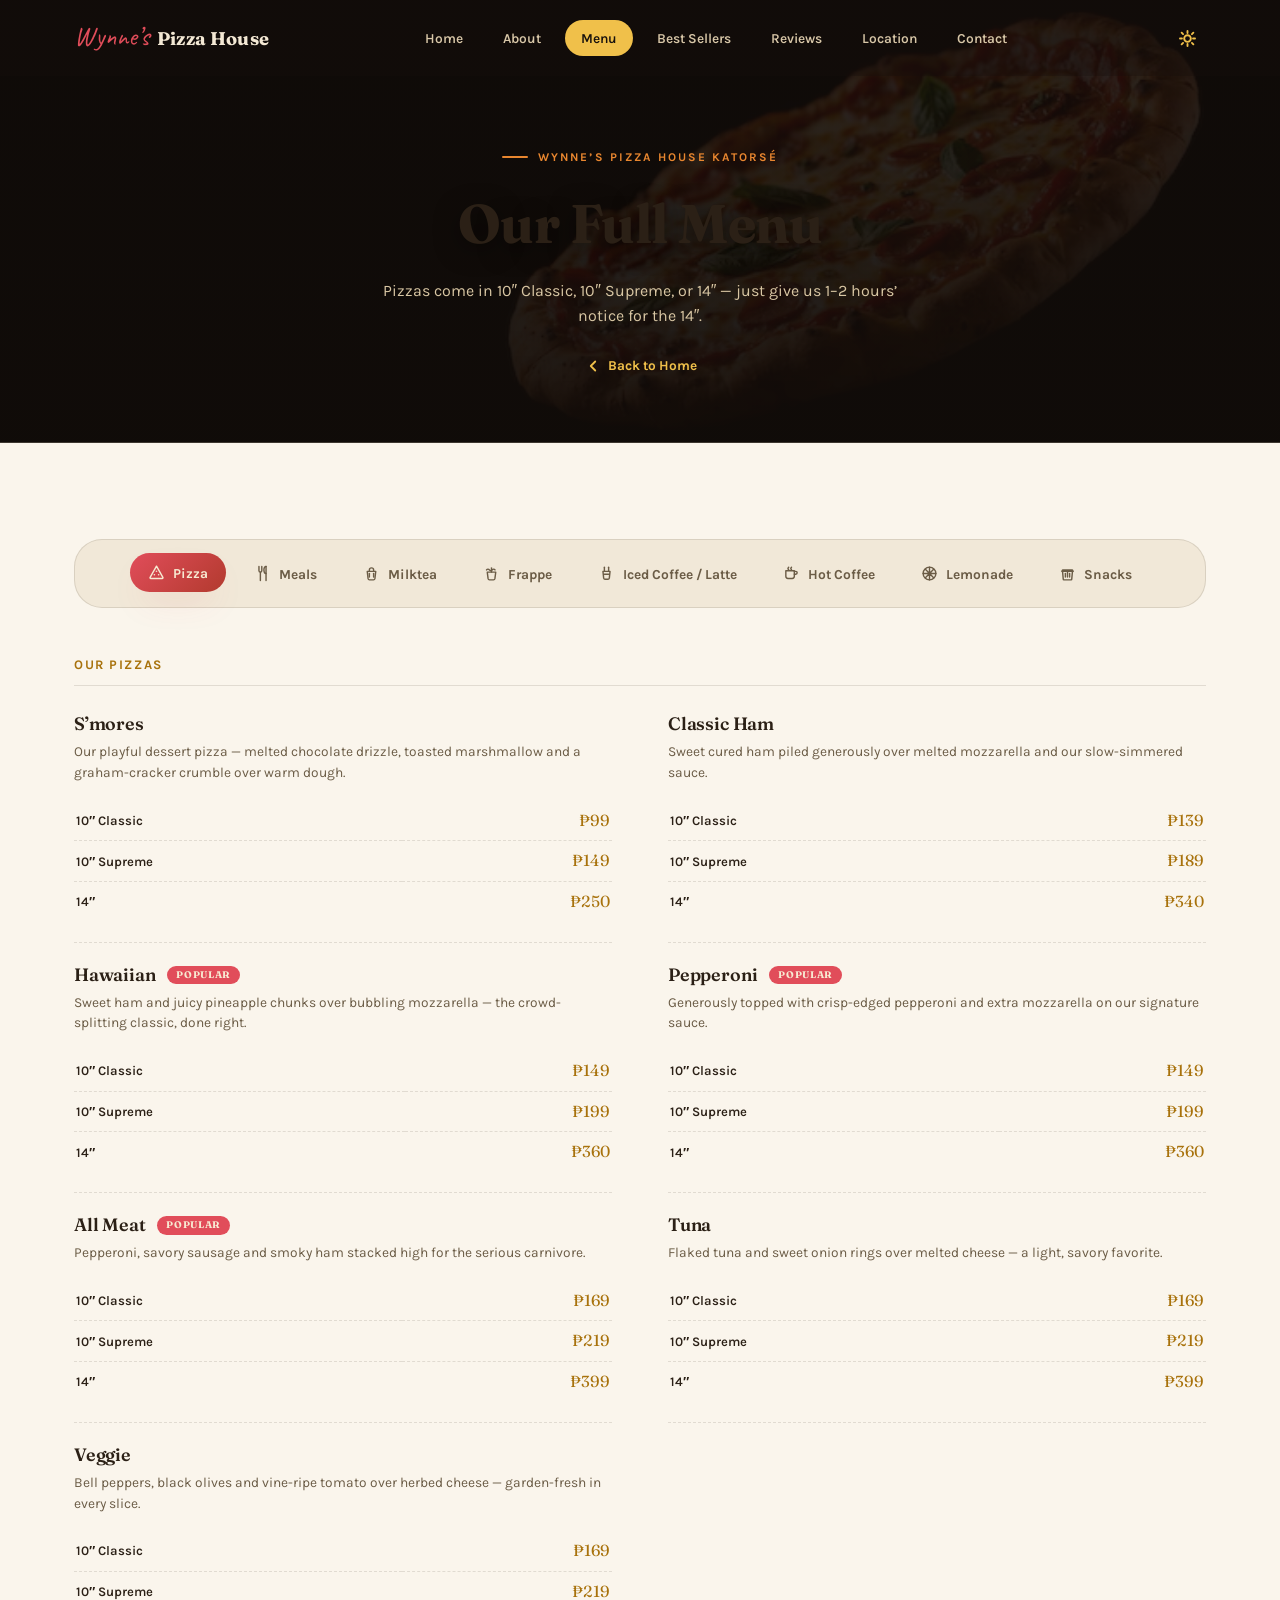
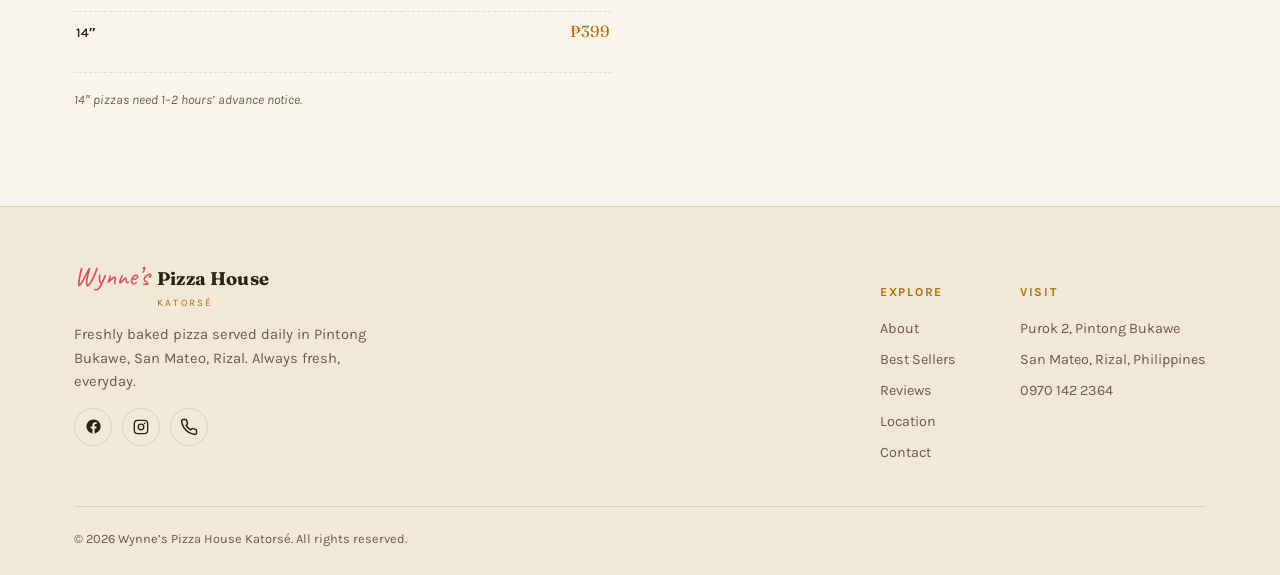
<file: Wynne/menu.html>
<!DOCTYPE html>
<html lang="en">
<head>
<meta charset="UTF-8"/>
<meta name="viewport" content="width=device-width, initial-scale=1.0"/>
<title>Our Menu &mdash; Wynne&rsquo;s Pizza House Kators&eacute;</title>
<meta name="description" content="Full menu for Wynne's Pizza House Kators\u00e9: pizzas, meals, milktea, frappe, coffee, lemonade and snacks."/>
<script>
(function(){
  try {
    var saved = localStorage.getItem('wynnes-theme');
    var theme = saved || (window.matchMedia('(prefers-color-scheme: light)').matches ? 'light' : 'dark');
    if (theme === 'light') document.documentElement.setAttribute('data-theme', 'light');
  } catch(e) {}
})();
</script>
<link rel="preconnect" href="https://fonts.googleapis.com">
<link rel="preconnect" href="https://fonts.gstatic.com" crossorigin>
<link href="https://fonts.googleapis.com/css2?family=Fraunces:opsz,wght@9..144,400;9..144,600;9..144,700;9..144,900&family=Karla:wght@400;500;600;700&family=Caveat:wght@500;700&display=swap" rel="stylesheet">
<link rel="stylesheet" href="wynnes-pizza-house.css">
</head>
<body>

<nav class="nav" id="siteNav">
  <div class="wrap">
    <a href="wynnes-pizza-house.html#home" class="brand">
      <span class="brand-script">Wynne&rsquo;s</span>
      <span class="brand-serif">Pizza House</span>
    </a>
    <ul class="nav-links" id="navLinks">
      <li><a href="wynnes-pizza-house.html#home" class="nav-link">Home</a></li>
      <li><a href="wynnes-pizza-house.html#about" class="nav-link">About</a></li>
      <li><a href="#top" class="nav-link active">Menu</a></li>
      <li><a href="wynnes-pizza-house.html#bestsellers" class="nav-link">Best Sellers</a></li>
      <li><a href="wynnes-pizza-house.html#reviews" class="nav-link">Reviews</a></li>
      <li><a href="wynnes-pizza-house.html#location" class="nav-link">Location</a></li>
      <li><a href="wynnes-pizza-house.html#contact" class="nav-link">Contact</a></li>
      
    </ul>
    <button class="theme-toggle-inline" id="themeToggleDesktop" aria-label="Toggle dark and light mode"><svg viewBox="0 0 24 24" fill="currentColor" stroke="none"><path d="M20.5 14.7A8.5 8.5 0 0 1 9.3 3.5a.6.6 0 0 0-.7-.85A10 10 0 1 0 21.35 15.4a.6.6 0 0 0-.85-.7z"/></svg></button>
  </div>
</nav>

<div class="mobile-menu-backdrop" id="mobileMenuBackdrop"></div>
<div class="mobile-menu-card" id="mobileMenuCard" role="menu">
  <a href="wynnes-pizza-house.html#home" class="mobile-menu-item">
        <span class="mobile-menu-item-icon"><svg viewBox="0 0 24 24" fill="none" stroke="currentColor" stroke-width="2" stroke-linecap="round" stroke-linejoin="round"><path d="M3 11.5 12 4l9 7.5"/><path d="M5.5 10v9a1 1 0 0 0 1 1h11a1 1 0 0 0 1-1v-9"/><path d="M10 20v-6h4v6"/></svg></span>
        <span>Home</span>
      </a>
      <a href="wynnes-pizza-house.html#about" class="mobile-menu-item">
        <span class="mobile-menu-item-icon"><svg viewBox="0 0 24 24" fill="none" stroke="currentColor" stroke-width="2" stroke-linecap="round" stroke-linejoin="round"><circle cx="12" cy="12" r="9"/><line x1="12" y1="11" x2="12" y2="16.5"/><circle cx="12" cy="7.6" r="0.9" fill="currentColor" stroke="none"/></svg></span>
        <span>About</span>
      </a>
      <a href="#top" class="mobile-menu-item active">
        <span class="mobile-menu-item-icon"><svg width="17" height="17" viewBox="0 0 24 24" fill="none" stroke="currentColor" stroke-width="2" stroke-linecap="round" stroke-linejoin="round"><path d="M12 3 21 19a1 1 0 0 1-.9 1.5H3.9A1 1 0 0 1 3 19z"/><circle cx="12" cy="10.2" r="1.15" fill="currentColor" stroke="none"/><circle cx="9" cy="15.2" r="1.15" fill="currentColor" stroke="none"/><circle cx="15" cy="15.2" r="1.15" fill="currentColor" stroke="none"/></svg></span>
        <span>Menu</span>
      </a>
      <a href="wynnes-pizza-house.html#bestsellers" class="mobile-menu-item">
        <span class="mobile-menu-item-icon"><svg viewBox="0 0 24 24" fill="none" stroke="currentColor" stroke-width="2" stroke-linecap="round" stroke-linejoin="round"><polygon points="12 2.5 15.1 8.9 22 9.9 17 14.7 18.2 21.6 12 18.3 5.8 21.6 7 14.7 2 9.9 8.9 8.9"/></svg></span>
        <span>Best Sellers</span>
      </a>
      <a href="wynnes-pizza-house.html#reviews" class="mobile-menu-item">
        <span class="mobile-menu-item-icon"><svg viewBox="0 0 24 24" fill="currentColor" stroke="none"><path d="M9.5 6.5C6.5 8 5 10.5 5 13.2c0 2.4 1.6 4 3.6 4a3 3 0 0 0 3-3c0-1.6-1.1-2.8-2.6-3-.1-1.4.9-3 2.5-3.8L9.5 6.5zm9 0C15.5 8 14 10.5 14 13.2c0 2.4 1.6 4 3.6 4a3 3 0 0 0 3-3c0-1.6-1.1-2.8-2.6-3-.1-1.4.9-3 2.5-3.8L18.5 6.5z"/></svg></span>
        <span>Reviews</span>
      </a>
      <a href="wynnes-pizza-house.html#location" class="mobile-menu-item">
        <span class="mobile-menu-item-icon"><svg width="18" height="18" viewBox="0 0 24 24" fill="none" stroke="currentColor" stroke-width="2" stroke-linecap="round" stroke-linejoin="round"><path d="M21 10c0 7-9 13-9 13s-9-6-9-13a9 9 0 0 1 18 0z"/><circle cx="12" cy="10" r="3"/></svg></span>
        <span>Location</span>
      </a>
      <a href="wynnes-pizza-house.html#contact" class="mobile-menu-item">
        <span class="mobile-menu-item-icon"><svg width="18" height="18" viewBox="0 0 24 24" fill="none" stroke="currentColor" stroke-width="2" stroke-linecap="round" stroke-linejoin="round"><path d="M22 16.92v3a2 2 0 0 1-2.18 2 19.79 19.79 0 0 1-8.63-3.07 19.5 19.5 0 0 1-6-6 19.79 19.79 0 0 1-3.07-8.67A2 2 0 0 1 4.11 2h3a2 2 0 0 1 2 1.72c.127.96.361 1.903.7 2.81a2 2 0 0 1-.45 2.11L8.09 9.91a16 16 0 0 0 6 6l1.27-1.27a2 2 0 0 1 2.11-.45c.907.339 1.85.573 2.81.7A2 2 0 0 1 22 16.92z"/></svg></span>
        <span>Contact</span>
      </a>
      
  <div class="mobile-menu-divider"></div>
  <button class="mobile-menu-item mobile-menu-theme" id="themeToggleMobile" role="menuitem">
    <span class="mobile-menu-item-icon" id="themeToggleMobileIcon"><svg viewBox="0 0 24 24" fill="currentColor" stroke="none"><path d="M20.5 14.7A8.5 8.5 0 0 1 9.3 3.5a.6.6 0 0 0-.7-.85A10 10 0 1 0 21.35 15.4a.6.6 0 0 0-.85-.7z"/></svg></span>
    <span id="themeToggleMobileLabel">Dark Mode</span>
  </button>
</div>
<button class="nav-toggle-fab" id="navToggle" aria-label="Toggle menu" aria-expanded="false">
  <span class="nav-toggle-icon">
    <span></span><span></span><span></span>
  </span>
</button>


<!-- ============ MENU BANNER ============ -->
<header class="menu-banner" id="top">
  <div class="wrap">
    <span class="eyebrow">Wynne&rsquo;s Pizza House Kators&eacute;</span>
    <h1>Our Full Menu</h1>
    <p>Pizzas come in 10&Prime; Classic, 10&Prime; Supreme, or 14&Prime; &mdash; just give us 1&ndash;2 hours&rsquo; notice for the 14&Prime;.</p>
    <a href="wynnes-pizza-house.html" class="back-link"><svg width="18" height="18" viewBox="0 0 24 24" fill="none" stroke="currentColor" stroke-width="2.4" stroke-linecap="round" stroke-linejoin="round"><polyline points="15 18 9 12 15 6"/></svg> Back to Home</a>
  </div>
</header>

<!-- ============ MENU ============ -->
<section class="menu-section" id="menu">
  <div class="wrap">
    <div class="menu-tabs" role="tablist"><button class="tab-btn active" data-tab="pizza" role="tab" aria-selected="true"><svg width="17" height="17" viewBox="0 0 24 24" fill="none" stroke="currentColor" stroke-width="2" stroke-linecap="round" stroke-linejoin="round"><path d="M12 3 21 19a1 1 0 0 1-.9 1.5H3.9A1 1 0 0 1 3 19z"/><circle cx="12" cy="10.2" r="1.15" fill="currentColor" stroke="none"/><circle cx="9" cy="15.2" r="1.15" fill="currentColor" stroke="none"/><circle cx="15" cy="15.2" r="1.15" fill="currentColor" stroke="none"/></svg><span>Pizza</span></button><button class="tab-btn" data-tab="meals" role="tab" aria-selected="false"><svg width="17" height="17" viewBox="0 0 24 24" fill="none" stroke="currentColor" stroke-width="2" stroke-linecap="round" stroke-linejoin="round"><path d="M7 2v6a2 2 0 0 0 2 2 2 2 0 0 0 2-2V2"/><path d="M9 10v12"/><path d="M17 2c-1.7 0-3 2-3 5s1.3 5 3 5"/><path d="M17 2v20"/></svg><span>Meals</span></button><button class="tab-btn" data-tab="milktea" role="tab" aria-selected="false"><svg width="17" height="17" viewBox="0 0 24 24" fill="none" stroke="currentColor" stroke-width="2" stroke-linecap="round" stroke-linejoin="round"><path d="M6 9h12l-1.2 10.3a2 2 0 0 1-2 1.7H9.2a2 2 0 0 1-2-1.7L6 9z"/><path d="M9 9V7a3 3 0 0 1 6 0v2"/><line x1="9" y1="12" x2="9" y2="17"/><line x1="15" y1="12" x2="15" y2="17"/></svg><span>Milktea</span></button><button class="tab-btn" data-tab="frappe" role="tab" aria-selected="false"><svg width="17" height="17" viewBox="0 0 24 24" fill="none" stroke="currentColor" stroke-width="2" stroke-linecap="round" stroke-linejoin="round"><path d="M6 10h12l-1.2 9.3a2 2 0 0 1-2 1.7H9.2a2 2 0 0 1-2-1.7L6 10z"/><path d="M5 7c1-1.5 3-1.5 4 0s3 1.5 4 0 3-1.5 4 0"/><line x1="12" y1="4" x2="12" y2="10"/></svg><span>Frappe</span></button><button class="tab-btn" data-tab="iced" role="tab" aria-selected="false"><svg width="17" height="17" viewBox="0 0 24 24" fill="none" stroke="currentColor" stroke-width="2" stroke-linecap="round" stroke-linejoin="round"><path d="M7 9h10l-1 9.5a2 2 0 0 1-2 1.5h-4a2 2 0 0 1-2-1.5L7 9z"/><line x1="9" y1="9" x2="9" y2="3"/><line x1="15" y1="9" x2="15" y2="3"/><line x1="9" y1="13" x2="15" y2="13"/></svg><span>Iced Coffee / Latte</span></button><button class="tab-btn" data-tab="hotcoffee" role="tab" aria-selected="false"><svg width="17" height="17" viewBox="0 0 24 24" fill="none" stroke="currentColor" stroke-width="2" stroke-linecap="round" stroke-linejoin="round"><path d="M4 8h12v8a3 3 0 0 1-3 3H7a3 3 0 0 1-3-3V8z"/><path d="M16 9h2a2 2 0 0 1 0 4h-2"/><path d="M8 3c0 1-1 1-1 2s1 1 1 2"/><path d="M12 3c0 1-1 1-1 2s1 1 1 2"/></svg><span>Hot Coffee</span></button><button class="tab-btn" data-tab="lemonade" role="tab" aria-selected="false"><svg width="17" height="17" viewBox="0 0 24 24" fill="none" stroke="currentColor" stroke-width="2" stroke-linecap="round" stroke-linejoin="round"><circle cx="12" cy="12" r="9"/><path d="M12 3v18M3 12h18M6.5 6.5l11 11M17.5 6.5l-11 11"/></svg><span>Lemonade</span></button><button class="tab-btn" data-tab="snacks" role="tab" aria-selected="false"><svg width="17" height="17" viewBox="0 0 24 24" fill="none" stroke="currentColor" stroke-width="2" stroke-linecap="round" stroke-linejoin="round"><path d="M5 9l1 11a1 1 0 0 0 1 1h10a1 1 0 0 0 1-1l1-11"/><path d="M4 9h16l-1-2H5z"/><line x1="9" y1="12" x2="9" y2="17"/><line x1="12" y1="10" x2="12" y2="17"/><line x1="15" y1="12" x2="15" y2="17"/></svg><span>Snacks</span></button></div>
    
    <div class="tab-panel active" id="panel-pizza">
      <div class="menu-subgroup">
        <h4 class="subgroup-title">Our Pizzas</h4>
        <div class="elegant-list">
          <div class="elegant-item">
            <div class="elegant-item-head"><h4>S&rsquo;mores</h4></div>
            <p class="elegant-item-copy">Our playful dessert pizza &mdash; melted chocolate drizzle, toasted marshmallow and a graham-cracker crumble over warm dough.</p>
            <table class="price-list">
              <tr><td>10&Prime; Classic</td><td>&#8369;99</td></tr>
              <tr><td>10&Prime; Supreme</td><td>&#8369;149</td></tr>
              <tr><td>14&Prime;</td><td>&#8369;250</td></tr>
            </table>
          </div>
          <div class="elegant-item">
            <div class="elegant-item-head"><h4>Classic Ham</h4></div>
            <p class="elegant-item-copy">Sweet cured ham piled generously over melted mozzarella and our slow-simmered sauce.</p>
            <table class="price-list">
              <tr><td>10&Prime; Classic</td><td>&#8369;139</td></tr>
              <tr><td>10&Prime; Supreme</td><td>&#8369;189</td></tr>
              <tr><td>14&Prime;</td><td>&#8369;340</td></tr>
            </table>
          </div>
          <div class="elegant-item">
            <div class="elegant-item-head"><h4>Hawaiian <span class="item-tag">Popular</span></h4></div>
            <p class="elegant-item-copy">Sweet ham and juicy pineapple chunks over bubbling mozzarella &mdash; the crowd-splitting classic, done right.</p>
            <table class="price-list">
              <tr><td>10&Prime; Classic</td><td>&#8369;149</td></tr>
              <tr><td>10&Prime; Supreme</td><td>&#8369;199</td></tr>
              <tr><td>14&Prime;</td><td>&#8369;360</td></tr>
            </table>
          </div>
          <div class="elegant-item">
            <div class="elegant-item-head"><h4>Pepperoni <span class="item-tag">Popular</span></h4></div>
            <p class="elegant-item-copy">Generously topped with crisp-edged pepperoni and extra mozzarella on our signature sauce.</p>
            <table class="price-list">
              <tr><td>10&Prime; Classic</td><td>&#8369;149</td></tr>
              <tr><td>10&Prime; Supreme</td><td>&#8369;199</td></tr>
              <tr><td>14&Prime;</td><td>&#8369;360</td></tr>
            </table>
          </div>
          <div class="elegant-item">
            <div class="elegant-item-head"><h4>All Meat <span class="item-tag">Popular</span></h4></div>
            <p class="elegant-item-copy">Pepperoni, savory sausage and smoky ham stacked high for the serious carnivore.</p>
            <table class="price-list">
              <tr><td>10&Prime; Classic</td><td>&#8369;169</td></tr>
              <tr><td>10&Prime; Supreme</td><td>&#8369;219</td></tr>
              <tr><td>14&Prime;</td><td>&#8369;399</td></tr>
            </table>
          </div>
          <div class="elegant-item">
            <div class="elegant-item-head"><h4>Tuna</h4></div>
            <p class="elegant-item-copy">Flaked tuna and sweet onion rings over melted cheese &mdash; a light, savory favorite.</p>
            <table class="price-list">
              <tr><td>10&Prime; Classic</td><td>&#8369;169</td></tr>
              <tr><td>10&Prime; Supreme</td><td>&#8369;219</td></tr>
              <tr><td>14&Prime;</td><td>&#8369;399</td></tr>
            </table>
          </div>
          <div class="elegant-item">
            <div class="elegant-item-head"><h4>Veggie</h4></div>
            <p class="elegant-item-copy">Bell peppers, black olives and vine-ripe tomato over herbed cheese &mdash; garden-fresh in every slice.</p>
            <table class="price-list">
              <tr><td>10&Prime; Classic</td><td>&#8369;169</td></tr>
              <tr><td>10&Prime; Supreme</td><td>&#8369;219</td></tr>
              <tr><td>14&Prime;</td><td>&#8369;399</td></tr>
            </table>
          </div>
        </div>
        <p class="menu-note">14&Prime; pizzas need 1&ndash;2 hours&rsquo; advance notice.</p>
      </div>
    </div>
    <div class="tab-panel" id="panel-meals">
      
      <div class="menu-subgroup">
        <h4 class="subgroup-title">Rice Meals</h4>
        <div class="elegant-list">
      <div class="elegant-item">
        <div class="elegant-item-head"><h4>Tuna Carbonara</h4><span class="elegant-price">&#8369;60</span></div>
        
      </div>
      <div class="elegant-item">
        <div class="elegant-item-head"><h4>Spaghetti</h4><span class="elegant-price">&#8369;60</span></div>
        
      </div>
      <div class="elegant-item">
        <div class="elegant-item-head"><h4>1pc. Chicken with Rice</h4><span class="elegant-price">&#8369;80</span></div>
        
      </div>
      <div class="elegant-item">
        <div class="elegant-item-head"><h4>2pcs. Chicken with Rice</h4><span class="elegant-price">&#8369;129</span></div>
        
      </div>
      <div class="elegant-item">
        <div class="elegant-item-head"><h4>1pc. Pork Chop with Rice</h4><span class="elegant-price">&#8369;99</span></div>
        
      </div>
      <div class="elegant-item">
        <div class="elegant-item-head"><h4>2pcs. Pork Chop with Rice</h4><span class="elegant-price">&#8369;189</span></div>
        
      </div>
      <div class="elegant-item">
        <div class="elegant-item-head"><h4>1pc. Chicken with Spaghetti</h4><span class="elegant-price">&#8369;105</span></div>
        
      </div>
      <div class="elegant-item">
        <div class="elegant-item-head"><h4>2pcs. Chicken with Spaghetti</h4><span class="elegant-price">&#8369;145</span></div>
        
      </div></div>
        <p class="menu-note">Extra rice +&#8369;20 &middot; Extra egg +&#8369;15</p>
      </div>
      <div class="menu-subgroup">
        <h4 class="subgroup-title">Rice &amp; Juice Combos / Solo</h4>
        <div class="elegant-list">
      <div class="elegant-item">
        <div class="elegant-item-head"><h4>Crispy Pork w/ Rice &amp; Juice</h4><span class="elegant-price">&#8369;99</span></div>
        
      </div>
      <div class="elegant-item">
        <div class="elegant-item-head"><h4>Chicken Nuggets w/ Rice &amp; Juice</h4><span class="elegant-price">&#8369;99</span></div>
        
      </div>
      <div class="elegant-item">
        <div class="elegant-item-head"><h4>Hungarian w/ Rice &amp; Juice</h4><span class="elegant-price">&#8369;99</span></div>
        
      </div>
      <div class="elegant-item">
        <div class="elegant-item-head"><h4>Fried Chicken w/ Rice &amp; Juice</h4><span class="elegant-price">&#8369;99</span></div>
        
      </div>
      <div class="elegant-item">
        <div class="elegant-item-head"><h4>Tocino w/ Rice &amp; Juice</h4><span class="elegant-price">&#8369;99</span></div>
        
      </div>
      <div class="elegant-item">
        <div class="elegant-item-head"><h4>Chicken Nuggets Solo</h4><span class="elegant-price">&#8369;79</span></div>
        
      </div>
      <div class="elegant-item">
        <div class="elegant-item-head"><h4>Crispy Pork Solo</h4><span class="elegant-price">&#8369;89</span></div>
        
      </div>
      <div class="elegant-item">
        <div class="elegant-item-head"><h4>Chicken Popcorn Solo</h4><span class="elegant-price">&#8369;89</span></div>
        
      </div></div>
      </div>
    </div>
    <div class="tab-panel" id="panel-milktea">
      <div class="elegant-list">
      <div class="elegant-item">
        <div class="elegant-item-head"><h4>Okinawa</h4></div>
        <table class="price-list">
          <tr><td>Classic <span class="tl">Small / Large</span></td><td>&#8369;75 / &#8369;85</td></tr>
          <tr><td>Creamcheese <span class="tl">Small / Large</span></td><td>&#8369;89 / &#8369;99</td></tr>
        </table>
      </div>
      <div class="elegant-item">
        <div class="elegant-item-head"><h4>Matcha</h4></div>
        <table class="price-list">
          <tr><td>Classic <span class="tl">Small / Large</span></td><td>&#8369;75 / &#8369;85</td></tr>
          <tr><td>Creamcheese <span class="tl">Small / Large</span></td><td>&#8369;89 / &#8369;99</td></tr>
        </table>
      </div>
      <div class="elegant-item">
        <div class="elegant-item-head"><h4>Mango</h4></div>
        <table class="price-list">
          <tr><td>Classic <span class="tl">Small / Large</span></td><td>&#8369;75 / &#8369;85</td></tr>
          <tr><td>Creamcheese <span class="tl">Small / Large</span></td><td>&#8369;89 / &#8369;99</td></tr>
        </table>
      </div>
      <div class="elegant-item">
        <div class="elegant-item-head"><h4>Red Velvet</h4></div>
        <table class="price-list">
          <tr><td>Classic <span class="tl">Small / Large</span></td><td>&#8369;75 / &#8369;85</td></tr>
          <tr><td>Creamcheese <span class="tl">Small / Large</span></td><td>&#8369;89 / &#8369;99</td></tr>
        </table>
      </div>
      <div class="elegant-item">
        <div class="elegant-item-head"><h4>Strawberry</h4></div>
        <table class="price-list">
          <tr><td>Classic <span class="tl">Small / Large</span></td><td>&#8369;75 / &#8369;85</td></tr>
          <tr><td>Creamcheese <span class="tl">Small / Large</span></td><td>&#8369;89 / &#8369;99</td></tr>
        </table>
      </div>
      <div class="elegant-item">
        <div class="elegant-item-head"><h4>Dark Choco</h4></div>
        <table class="price-list">
          <tr><td>Classic <span class="tl">Small / Large</span></td><td>&#8369;75 / &#8369;85</td></tr>
          <tr><td>Creamcheese <span class="tl">Small / Large</span></td><td>&#8369;89 / &#8369;99</td></tr>
        </table>
      </div>
      <div class="elegant-item">
        <div class="elegant-item-head"><h4>Wintermelon</h4></div>
        <table class="price-list">
          <tr><td>Classic <span class="tl">Small / Large</span></td><td>&#8369;75 / &#8369;85</td></tr>
          <tr><td>Creamcheese <span class="tl">Small / Large</span></td><td>&#8369;89 / &#8369;99</td></tr>
        </table>
      </div>
      <div class="elegant-item">
        <div class="elegant-item-head"><h4>Salted Caramel</h4></div>
        <table class="price-list">
          <tr><td>Classic <span class="tl">Small / Large</span></td><td>&#8369;75 / &#8369;85</td></tr>
          <tr><td>Creamcheese <span class="tl">Small / Large</span></td><td>&#8369;89 / &#8369;99</td></tr>
        </table>
      </div>
      <div class="elegant-item">
        <div class="elegant-item-head"><h4>Cookies &amp; Cream</h4></div>
        <table class="price-list">
          <tr><td>Classic <span class="tl">Small / Large</span></td><td>&#8369;75 / &#8369;85</td></tr>
          <tr><td>Creamcheese <span class="tl">Small / Large</span></td><td>&#8369;89 / &#8369;99</td></tr>
        </table>
      </div></div><p class="menu-note">Every flavor comes in two sizes.</p>
    </div>
    <div class="tab-panel" id="panel-frappe">
      <div class="elegant-list">
      <div class="elegant-item">
        <div class="elegant-item-head"><h4>Cookie Monster</h4></div>
        <table class="price-list">
          <tr><td>16 oz</td><td>&#8369;79</td></tr>
          <tr><td>Large</td><td>&#8369;139</td></tr>
        </table>
      </div>
      <div class="elegant-item">
        <div class="elegant-item-head"><h4>Matcha</h4></div>
        <table class="price-list">
          <tr><td>16 oz</td><td>&#8369;79</td></tr>
          <tr><td>Large</td><td>&#8369;139</td></tr>
        </table>
      </div>
      <div class="elegant-item">
        <div class="elegant-item-head"><h4>Choco Lava</h4></div>
        <table class="price-list">
          <tr><td>16 oz</td><td>&#8369;79</td></tr>
          <tr><td>Large</td><td>&#8369;139</td></tr>
        </table>
      </div>
      <div class="elegant-item">
        <div class="elegant-item-head"><h4>Salted Caramel</h4></div>
        <table class="price-list">
          <tr><td>16 oz</td><td>&#8369;79</td></tr>
          <tr><td>Large</td><td>&#8369;135</td></tr>
        </table>
      </div></div><p class="menu-note">All flavors start at &#8369;79 for 16 oz.</p>
    </div>
    <div class="tab-panel" id="panel-iced">
      <div class="elegant-list">
      <div class="elegant-item">
        <div class="elegant-item-head"><h4>Caramel Macchiato</h4><span class="elegant-price">&#8369;99</span></div>
        
      </div>
      <div class="elegant-item">
        <div class="elegant-item-head"><h4>Mocha Latte</h4><span class="elegant-price">&#8369;99</span></div>
        
      </div>
      <div class="elegant-item">
        <div class="elegant-item-head"><h4>Iced Caramel</h4><span class="elegant-price">&#8369;89</span></div>
        
      </div>
      <div class="elegant-item">
        <div class="elegant-item-head"><h4>Latte</h4><span class="elegant-price">&#8369;85</span></div>
        
      </div>
      <div class="elegant-item">
        <div class="elegant-item-head"><h4>Mocha</h4><span class="elegant-price">&#8369;89</span></div>
        
      </div>
      <div class="elegant-item">
        <div class="elegant-item-head"><h4>Strawberry Latte</h4><span class="elegant-price">&#8369;89</span></div>
        
      </div>
      <div class="elegant-item">
        <div class="elegant-item-head"><h4>Matcha Latte</h4><span class="elegant-price">&#8369;89</span></div>
        
      </div>
      <div class="elegant-item">
        <div class="elegant-item-head"><h4>Spanish Latte</h4><span class="elegant-price">&#8369;89</span></div>
        
      </div></div>
    </div>
    <div class="tab-panel" id="panel-hotcoffee">
      <div class="elegant-list">
      <div class="elegant-item">
        <div class="elegant-item-head"><h4>White Kopi</h4><span class="elegant-price">&#8369;50</span></div>
        
      </div>
      <div class="elegant-item">
        <div class="elegant-item-head"><h4>3-in-1 Kopi</h4><span class="elegant-price">&#8369;25</span></div>
        
      </div>
      <div class="elegant-item">
        <div class="elegant-item-head"><h4>Hot Choco</h4><span class="elegant-price">&#8369;50</span></div>
        
      </div></div>
    </div>
    <div class="tab-panel" id="panel-lemonade">
      <div class="elegant-list">
      <div class="elegant-item">
        <div class="elegant-item-head"><h4>Lemon</h4><span class="elegant-price">&#8369;49</span></div>
        
      </div>
      <div class="elegant-item">
        <div class="elegant-item-head"><h4>Lemon Yakult</h4><span class="elegant-price">&#8369;69</span></div>
        
      </div></div>
    </div>
    <div class="tab-panel" id="panel-snacks">
      <div class="elegant-list">
      <div class="elegant-item">
        <div class="elegant-item-head"><h4>Fries</h4><span class="elegant-price">&#8369;50</span></div>
        
      </div>
      <div class="elegant-item">
        <div class="elegant-item-head"><h4>Chezy Fries</h4><span class="elegant-price">&#8369;65</span></div>
        
      </div>
      <div class="elegant-item">
        <div class="elegant-item-head"><h4>Fries with Chicken Pop</h4><span class="elegant-price">&#8369;85</span></div>
        
      </div>
      <div class="elegant-item">
        <div class="elegant-item-head"><h4>Fries with Bacon</h4><span class="elegant-price">&#8369;89</span></div>
        
      </div></div>
    </div>
  </div>
</section>

<footer>
  <div class="wrap">
    <div class="footer-top">
      <div class="footer-brand">
        <a href="wynnes-pizza-house.html#home" class="brand">
          <span class="brand-script">Wynne&rsquo;s</span>
          <span><span class="brand-serif">Pizza House</span><span class="brand-tag">Kators&eacute;</span></span>
        </a>
        <p>Freshly baked pizza served daily in Pintong Bukawe, San Mateo, Rizal. Always fresh, everyday.</p>
        <div class="social-row">
          <a href="https://facebook.com" target="_blank" rel="noopener" aria-label="Facebook"><svg width="17" height="17" viewBox="0 0 24 24" fill="currentColor"><path d="M22 12a10 10 0 1 0-11.56 9.88v-6.99H7.9V12h2.54V9.8c0-2.5 1.49-3.89 3.78-3.89 1.1 0 2.24.2 2.24.2v2.46h-1.26c-1.24 0-1.63.77-1.63 1.56V12h2.78l-.44 2.89h-2.34v6.99A10 10 0 0 0 22 12z"/></svg></a>
          <a href="wynnes-pizza-house.html#contact" aria-label="Instagram"><svg width="16" height="16" viewBox="0 0 24 24" fill="none" stroke="currentColor" stroke-width="2"><rect x="2" y="2" width="20" height="20" rx="5"/><circle cx="12" cy="12" r="4.2"/><circle cx="17.4" cy="6.6" r="1.2" fill="currentColor" stroke="none"/></svg></a>
          <a href="tel:09701422364" aria-label="Call"><svg width="18" height="18" viewBox="0 0 24 24" fill="none" stroke="currentColor" stroke-width="2" stroke-linecap="round" stroke-linejoin="round"><path d="M22 16.92v3a2 2 0 0 1-2.18 2 19.79 19.79 0 0 1-8.63-3.07 19.5 19.5 0 0 1-6-6 19.79 19.79 0 0 1-3.07-8.67A2 2 0 0 1 4.11 2h3a2 2 0 0 1 2 1.72c.127.96.361 1.903.7 2.81a2 2 0 0 1-.45 2.11L8.09 9.91a16 16 0 0 0 6 6l1.27-1.27a2 2 0 0 1 2.11-.45c.907.339 1.85.573 2.81.7A2 2 0 0 1 22 16.92z"/></svg></a>
        </div>
      </div>
      <div class="footer-cols">
        <div class="footer-col">
          <h5>Explore</h5>
          <a href="wynnes-pizza-house.html#about">About</a>
          <a href="wynnes-pizza-house.html#bestsellers">Best Sellers</a>
          <a href="wynnes-pizza-house.html#reviews">Reviews</a>
          <a href="wynnes-pizza-house.html#location">Location</a>
          <a href="wynnes-pizza-house.html#contact">Contact</a>
        </div>
        <div class="footer-col">
          <h5>Visit</h5>
          <p>Purok 2, Pintong Bukawe</p>
          <p>San Mateo, Rizal, Philippines</p>
          <a href="tel:09701422364">0970 142 2364</a>
        </div>
      </div>
    </div>
    <div class="footer-bottom">
      <span>&copy; <span id="year"></span> Wynne&rsquo;s Pizza House Kators&eacute;. All rights reserved.</span>
    </div>
  </div>
</footer>

<script src="wynnes-pizza-house.js"></script>
</body>
</html>
</file>
<file: Wynne/wynnes-pizza-house.css>
/* ============ TOKENS ============ */
:root{
  --ink:#17110d;
  --ink-2:#221812;
  --ink-3:#2e2118;
  --panel:#2a1f17;
  --cream:#f7ead2;
  --cream-dim:#d9c7a4;
  --coral:#e14d5a;
  --coral-dark:#b23a2e;
  --ember:#e8862f;
  --basil:#7a9e6b;
  --gold:#f0c04a;
  --gold-text:#f0c04a;
  --on-accent:#17110d;
  --line: rgba(247,234,210,0.12);
  --radius-lg:28px;
  --radius-md:18px;
  --radius-sm:12px;
  --shadow-soft: 0 24px 60px -24px rgba(0,0,0,.65);
  --shadow-pop: 0 16px 40px -16px rgba(225,77,90,.45);
  --font-display:'Fraunces', serif;
  --font-script:'Caveat', cursive;
  --font-body:'Karla', sans-serif;
  --font-mono:'JetBrains Mono', monospace;
  --nav-h: 76px;
}
*{box-sizing:border-box;}
html{scroll-behavior:smooth; scroll-padding-top: var(--nav-h);}
body{
  margin:0;
  background:var(--ink);
  color:var(--cream);
  font-family:var(--font-body);
  line-height:1.6;
  -webkit-font-smoothing:antialiased;
  overflow-x:hidden;
}
img{max-width:100%;display:block;}
a{color:inherit;text-decoration:none;}
ul{list-style:none;margin:0;padding:0;}
h1,h2,h3,h4{font-family:var(--font-display); margin:0; font-weight:700; letter-spacing:-0.01em;}
p{margin:0;}
.wrap{max-width:1180px; margin:0 auto; padding:0 24px;}
.eyebrow{
  font-family:var(--font-body); text-transform:uppercase; letter-spacing:.18em;
  font-size:.74rem; font-weight:700; color:var(--ember);
  display:inline-flex; align-items:center; gap:10px;
}
.eyebrow::before{content:""; width:26px; height:2px; background:var(--ember); display:inline-block; border-radius:2px;}
.section-head{max-width:640px; margin:0 auto 46px; text-align:center;}
.section-head h2{font-size:clamp(2rem,4vw,2.75rem); margin:14px 0 12px;}
.section-head p{color:var(--cream-dim); font-size:1.02rem;}
section{position:relative; padding:96px 0;}
.btn{
  display:inline-flex; align-items:center; gap:10px; justify-content:center;
  font-family:var(--font-body); font-weight:700; font-size:.95rem;
  padding:15px 30px; border-radius:100px; cursor:pointer; border:none;
  transition:transform .35s cubic-bezier(.2,.8,.2,1), box-shadow .35s ease, background .3s ease;
  white-space:nowrap;
}
.btn-primary{
  background:linear-gradient(135deg, var(--coral), var(--coral-dark));
  color:#f7ead2; box-shadow:var(--shadow-pop);
}
.btn-primary:hover{transform:translateY(-3px) scale(1.02); box-shadow:0 20px 46px -14px rgba(225,77,90,.6);}
.btn-ghost{
  background:transparent; border:1.5px solid var(--line); color:var(--cream);
}
.btn-ghost:hover{border-color:var(--gold); color:var(--gold-text); transform:translateY(-2px);}

/* ============ STRING LIGHTS SIGNATURE ============ */

/* ============ NAV ============ */
.nav{
  position:fixed; top:0; left:0; right:0; z-index:100;
  height:var(--nav-h);
  display:flex; align-items:center;
  background:rgba(23,17,13,0.35);
  backdrop-filter:blur(0px);
  transition:background .4s ease, backdrop-filter .4s ease, box-shadow .4s ease;
  --nav-text:#f3e8d4;
  --nav-text-dim:#d8c7a8;
  --gold-text:#f0c04a;
}
.nav.scrolled{
  background:var(--panel);
  backdrop-filter:blur(14px);
  box-shadow:var(--shadow-soft);
  border-bottom:1px solid var(--line);
  --nav-text:var(--cream);
  --nav-text-dim:var(--cream-dim);
  --gold-text:var(--gold);
}
.nav .wrap{display:flex; align-items:center; justify-content:space-between; width:100%; gap:12px;}
.brand{display:flex; align-items:baseline; gap:8px;}
.brand-script{font-family:var(--font-script); font-size:1.7rem; color:var(--coral); line-height:1;}
.brand-serif{font-family:var(--font-display); font-weight:700; font-size:1.15rem; letter-spacing:.01em; color:var(--nav-text);}
.brand-tag{font-size:.62rem; letter-spacing:.22em; text-transform:uppercase; color:var(--gold-text); display:block; margin-top:2px;}
.nav-links{display:flex; gap:8px; align-items:center;}
.nav-links a{
  font-size:.86rem; font-weight:600; padding:10px 16px; border-radius:100px;
  color:var(--nav-text-dim); transition:color .25s ease, background .25s ease;
  position:relative;
}
.nav-links a:hover{color:var(--nav-text); background:rgba(247,234,210,0.1);}
.nav-links a.active{color:var(--on-accent); background:var(--gold);}

@media (max-width:920px){
  .nav-links{display:none;}
}

/* ============ HERO ============ */
.hero{
  position:relative; min-height:100vh; display:flex; align-items:flex-end;
  padding-top:var(--nav-h); overflow:hidden;
  background-image:
    linear-gradient(100deg, rgba(17,12,9,.94) 0%, rgba(17,12,9,.82) 26%, rgba(17,12,9,.42) 52%, rgba(17,12,9,.28) 100%),
    linear-gradient(0deg, rgba(17,12,9,.9) 0%, rgba(17,12,9,.08) 38%, rgba(17,12,9,.3) 100%),
    url('img/wynnes-hero-bg.jpg');
  background-size:cover; background-position:68% 48%;
  --cream:#f7ead2; --cream-dim:#d9c7a4; --ember:#e8862f; --gold:#f0c04a; --gold-text:#f0c04a; --line:rgba(247,234,210,0.25);
}
.hero-grain{position:absolute; inset:0; opacity:.05; pointer-events:none;
  background-image:radial-gradient(circle, #fff 1px, transparent 1px); background-size:3px 3px;}
.hero .wrap{position:relative; z-index:3; padding-top:40px; padding-bottom:100px; width:100%;}
.hero-copy{max-width:620px;}
.hero-copy .eyebrow{margin-bottom:22px;}
.hero-title{font-size:clamp(2.6rem, 6vw, 4.6rem); line-height:0.98; text-shadow:0 6px 30px rgba(0,0,0,.45);}
.hero-title .script{font-family:var(--font-script); font-weight:500; color:var(--coral); font-size:1.25em; display:block; line-height:1;}
.hero-title .serif{display:block; color:var(--cream);}
.hero-title .accent{color:var(--gold);}
.hero-sub{margin:26px 0 34px; color:var(--cream-dim); font-size:1.12rem; max-width:460px; text-shadow:0 2px 14px rgba(0,0,0,.5);}
.hero-ctas{display:flex; gap:16px; flex-wrap:wrap;}
.hero .btn-ghost{border-color:rgba(247,234,210,.5); backdrop-filter:blur(4px);}
.hero .btn-ghost:hover{border-color:var(--gold);}
.scroll-cue{position:absolute; bottom:26px; left:50%; transform:translateX(-50%); display:flex; flex-direction:column; align-items:center; gap:8px; z-index:3; color:var(--cream-dim); font-size:.72rem; letter-spacing:.16em; text-transform:uppercase;}
.scroll-cue .dot{width:6px; height:6px; border-radius:50%; background:var(--gold); animation:bounce 1.8s ease-in-out infinite;}
@keyframes bounce{0%,100%{transform:translateY(0); opacity:.4;}50%{transform:translateY(8px); opacity:1;}}

@media (max-width:760px){
  .hero{background-position:78% 48%; align-items:center;}
  .hero .wrap{text-align:center; padding-bottom:60px;}
  .hero-copy{max-width:100%;}
  .hero-sub{margin-left:auto; margin-right:auto;}
  .hero-ctas{justify-content:center;}
}

/* ============ MENU BANNER (standalone menu page) ============ */
.menu-banner{
  position:relative; padding:calc(var(--nav-h) + 64px) 0 60px; text-align:center;
  background:
    linear-gradient(180deg, rgba(17,12,9,.88), rgba(17,12,9,.95)),
    url('img/wynnes-hero-bg.jpg');
  background-size:cover; background-position:68% 48%;
  border-bottom:1px solid var(--line);
  --cream:#f7ead2; --cream-dim:#d9c7a4; --ember:#e8862f; --gold:#f0c04a; --gold-text:#f0c04a; --line:rgba(247,234,210,0.2);
}
.menu-banner .wrap{position:relative; z-index:2;}
.menu-banner .eyebrow{justify-content:center;}
.menu-banner h1{font-size:clamp(2.2rem,5vw,3.4rem); margin:14px 0 10px; text-shadow:0 6px 24px rgba(0,0,0,.5);}
.menu-banner p{color:var(--cream-dim); max-width:520px; margin:0 auto;}
.back-link{display:inline-flex; align-items:center; gap:6px; margin-top:26px; font-size:.85rem; color:var(--gold-text); font-weight:700;}
.back-link:hover{color:var(--cream);}

/* ============ REVEAL ============ */
.reveal{opacity:0; transform:translateY(28px); transition:opacity .7s cubic-bezier(.2,.7,.2,1), transform .7s cubic-bezier(.2,.7,.2,1);}
.reveal.visible{opacity:1; transform:translateY(0);}

/* ============ ABOUT ============ */
.about{background:var(--ink-2);}
.about .wrap{display:grid; grid-template-columns:1fr 1fr; gap:64px; align-items:center;}
.about-copy h2{font-size:clamp(1.9rem,3.6vw,2.6rem); margin:14px 0 20px;}
.about-copy p{color:var(--cream-dim); margin-bottom:16px; font-size:1.04rem;}
.about-pills{display:flex; gap:12px; flex-wrap:wrap; margin-top:26px;}
.about-pills span{
  background:var(--panel); border:1px solid var(--line); padding:9px 16px; border-radius:100px;
  font-size:.82rem; font-weight:600; color:var(--cream); display:inline-flex; align-items:center;
}
.about-photo{position:relative; border-radius:var(--radius-lg); overflow:hidden; box-shadow:var(--shadow-soft); border:1px solid var(--line);}
.about-photo img{width:100%; height:100%; object-fit:cover; aspect-ratio:4/3.1; transition:transform .8s ease;}
.about-photo:hover img{transform:scale(1.05);}
.about-photo figcaption{
  position:absolute; left:0; right:0; bottom:0; padding:20px 22px;
  background:linear-gradient(to top, rgba(23,17,13,.92), transparent);
  font-family:var(--font-script); font-size:1.25rem; color:#f7ead2;
}
@media (max-width:860px){ .about .wrap{grid-template-columns:1fr;} }

/* ============ MENU ============ */
.menu-section{background:var(--ink);}
.menu-grid{display:grid; grid-template-columns:repeat(auto-fill, minmax(min(270px,100%),1fr)); gap:26px;}

/* ---- Menu Tabs (toggle) ---- */
.menu-tabs{
  display:flex; flex-wrap:wrap; justify-content:center; gap:10px;
  margin:0 0 46px; padding:14px; background:var(--ink-2); border:1px solid var(--line);
  border-radius:var(--radius-lg);
}
.tab-btn{
  display:inline-flex; align-items:center; gap:8px; white-space:nowrap;
  background:transparent; border:none; cursor:pointer;
  color:var(--cream-dim); font-family:var(--font-body); font-weight:700; font-size:.86rem;
  padding:11px 18px; border-radius:100px;
  transition:background .3s ease, color .3s ease, transform .3s ease;
}
.tab-btn svg{flex-shrink:0;}
.tab-btn:hover{color:var(--cream); background:rgba(247,234,210,0.06);}
.tab-btn.active{background:linear-gradient(135deg, var(--coral), var(--coral-dark)); color:#f7ead2; box-shadow:var(--shadow-pop); transform:translateY(-1px);}
@media (max-width:820px){
  .menu-tabs{
    display:grid; grid-template-columns:repeat(3, 1fr); gap:8px;
    padding:12px; border-radius:var(--radius-md);
  }
  .tab-btn{
    flex-direction:column; justify-content:center; text-align:center; gap:7px;
    padding:14px 6px; white-space:normal; line-height:1.25; border-radius:16px;
  }
  .tab-btn svg{width:19px; height:19px;}
}
@media (max-width:520px){
  .menu-tabs{grid-template-columns:repeat(2, 1fr);}
  .tab-btn{padding:13px 6px; font-size:.8rem;}
}

/* ---- Tab Panels ---- */
.tab-panel{display:none; animation:panelFade .5s ease;}
.tab-panel.active{display:block;}
@keyframes panelFade{from{opacity:0; transform:translateY(10px);} to{opacity:1; transform:translateY(0);}}

.menu-subgroup{margin-bottom:40px;}
.menu-subgroup:last-child{margin-bottom:0;}
.subgroup-title{
  font-family:var(--font-body); text-transform:uppercase; letter-spacing:.12em; font-size:.82rem;
  color:var(--gold-text); margin-bottom:6px; padding-bottom:10px; border-bottom:1px solid var(--line);
}
.menu-note{margin-top:16px; font-size:.82rem; color:var(--cream-dim); font-style:italic;}

/* ---- Elegant text list (meals, drinks, snacks) ---- */
.elegant-list{display:grid; grid-template-columns:1fr 1fr; gap:0 56px;}
.elegant-item{padding:20px 0; border-bottom:1px dashed var(--line);}
.elegant-item-head{display:flex; justify-content:space-between; align-items:baseline; gap:18px;}
.elegant-item-head h4{font-family:var(--font-display); font-size:1.12rem; font-weight:600; color:var(--cream); line-height:1.3;}
.elegant-price{font-family:var(--font-display); font-size:1rem; color:var(--gold-text); white-space:nowrap; flex-shrink:0;}
.elegant-desc{font-family:var(--font-body); font-size:.94rem; color:var(--cream-dim); margin-top:8px; letter-spacing:.01em; line-height:1.7; font-weight:500;}
.price-tag{color:var(--gold-text); font-weight:800; font-family:var(--font-display); font-size:1.35em; letter-spacing:.01em;}
.elegant-item-copy{font-size:.86rem; color:var(--cream-dim); margin-top:6px; line-height:1.5;}
.item-tag{
  display:inline-block; margin-left:8px; font-size:.6rem; font-weight:700; letter-spacing:.07em; text-transform:uppercase;
  color:#f7ead2; background:var(--coral); padding:3px 9px; border-radius:20px; vertical-align:middle; transform:translateY(-1px);
}
@media (max-width:760px){
  .elegant-list{grid-template-columns:1fr;}
}

/* ---- Milktea table ---- */
.milktea-wrap{background:var(--panel); border:1px solid var(--line); border-radius:var(--radius-lg); padding:8px 26px; max-width:720px; margin:0 auto;}
.milktea-table{width:100%; border-collapse:collapse;}
.milktea-table th{
  text-align:left; font-family:var(--font-body); text-transform:uppercase; letter-spacing:.1em; font-size:.72rem;
  color:var(--gold-text); padding:16px 8px 12px; border-bottom:1px solid var(--line);
}
.milktea-table th:not(:first-child), .milktea-table td:not(:first-child){text-align:right;}
.milktea-table td{padding:12px 8px; font-size:.92rem; border-bottom:1px dashed var(--line); color:var(--cream-dim);}
.milktea-table td:first-child{color:var(--cream); font-weight:600;}
.milktea-table td:not(:first-child){font-family:var(--font-display); color:var(--gold-text); font-weight:700;}
.milktea-table tr:last-child td{border-bottom:none;}
@media (max-width:560px){.milktea-wrap{padding:8px 14px;} .milktea-table{font-size:.85rem;}}
.menu-card{
  background:var(--panel); border:1px solid var(--line); border-radius:var(--radius-lg);
  padding:26px 24px 24px; position:relative; overflow:hidden;
  transition:transform .4s cubic-bezier(.2,.8,.2,1), box-shadow .4s ease, border-color .4s ease;
}
.menu-card:hover{transform:translateY(-8px); box-shadow:var(--shadow-soft); border-color:rgba(240,192,74,.35);}
.menu-card-art{width:118px; height:118px; margin:0 auto 18px;}
.pizza-svg{width:100%; height:100%; display:block; filter:drop-shadow(0 8px 14px rgba(0,0,0,.35));}
.menu-card:hover .pizza-svg{animation:wiggle .6s ease;}
.pizza-photo{width:100%; height:100%; object-fit:contain; display:block; filter:drop-shadow(0 8px 14px rgba(0,0,0,.4));}
.menu-card:hover .pizza-photo{animation:wiggle .6s ease;}
@keyframes wiggle{0%,100%{transform:rotate(0);}30%{transform:rotate(-4deg);}60%{transform:rotate(3deg);}}
.menu-card h3{font-size:1.28rem; text-align:center; margin-bottom:8px;}
.menu-card p{color:var(--cream-dim); font-size:.9rem; text-align:center; min-height:66px;}
.badge{
  position:absolute; top:18px; right:-32px; background:var(--coral); color:#f7ead2;
  font-size:.68rem; font-weight:700; letter-spacing:.08em; text-transform:uppercase;
  padding:6px 38px; transform:rotate(38deg); box-shadow:0 6px 14px rgba(0,0,0,.3);
}
.price-list{width:100%; border-collapse:collapse; margin-top:18px;}
.price-list td{padding:7px 2px; font-size:.82rem; color:var(--cream-dim); border-bottom:1px dashed var(--line);}
.price-list tr:last-child td{border-bottom:none;}
.price-list td .tl{display:block; font-size:.68rem; color:var(--cream-dim); opacity:.65; letter-spacing:.02em;}
.price-list td:first-child{font-weight:600; color:var(--cream);}
.price-list td:last-child{text-align:right; font-family:var(--font-display); font-size:1rem; color:var(--gold-text); font-weight:400; white-space:nowrap; padding-left:10px;}

/* ============ BEST SELLERS ============ */
.bestsellers{background:linear-gradient(180deg, var(--ink-2), var(--ink));}
.spotlight-grid{display:grid; grid-template-columns:repeat(3,1fr); gap:26px;}
.spotlight-card{
  background:var(--panel); border:1px solid var(--line); border-radius:var(--radius-lg);
  padding:8px; display:flex; flex-direction:column; overflow:hidden;
  transition:transform .4s ease, box-shadow .4s ease;
}
.spotlight-card:hover{transform:translateY(-8px); box-shadow:var(--shadow-soft);}
.spotlight-art{
  background:radial-gradient(circle at 40% 30%, rgba(232,134,47,.28), transparent 65%), var(--ink-2);
  border-radius:calc(var(--radius-lg) - 8px); padding:26px; display:flex; align-items:center; justify-content:center;
}
.spotlight-svg{width:170px; height:170px;}
.spotlight-photo{width:190px; height:190px; object-fit:contain; filter:drop-shadow(0 14px 24px rgba(0,0,0,.4));}
.spotlight-body{padding:22px 14px 14px;}
.spotlight-tag{
  display:inline-block; background:var(--gold); color:var(--on-accent); font-weight:700; font-size:.68rem;
  letter-spacing:.1em; text-transform:uppercase; padding:6px 14px; border-radius:100px; margin-bottom:12px;
}
.spotlight-body h3{font-size:1.5rem; margin-bottom:8px;}
.spotlight-body p{color:var(--cream-dim); font-size:.92rem; margin-bottom:6px;}
@media (max-width:920px){.spotlight-grid{grid-template-columns:1fr;}}

/* ============ REVIEWS ============ */
.reviews{background:var(--ink); overflow-x:hidden;}
.reviews-badge{
  display:inline-flex; align-items:center; gap:8px; background:var(--panel); border:1px solid var(--line);
  padding:8px 16px; border-radius:100px; font-size:.85rem; font-weight:600; color:var(--cream-dim);
  margin-top:2px;
}
.reviews-badge svg{width:16px; height:16px; color:#1877F2; flex-shrink:0;}

.review-carousel{max-width:600px; margin:0 auto;}
.review-stack{position:relative; height:400px; margin:0 auto 32px;}
.review-card{
  position:absolute; top:0; left:50%; width:88%; max-width:440px; box-sizing:border-box;
  background:var(--panel); border:1px solid var(--line); border-radius:24px;
  padding:30px 26px 24px; box-shadow:var(--shadow-soft); cursor:pointer;
  transition:transform .5s cubic-bezier(.2,.8,.2,1), opacity .5s ease, background .4s ease, border-color .4s ease;
}
.review-card.active{
  transform:translate(-50%,0) scale(1) rotate(0deg);
  opacity:1; z-index:5; cursor:default;
  background:linear-gradient(160deg, var(--ink-2), var(--ink-3));
  border-color:rgba(240,192,74,.3);
}
.review-card.prev{transform:translate(-94%,6%) scale(0.88) rotate(-7deg); opacity:.45; z-index:3;}
.review-card.next{transform:translate(-6%,6%) scale(0.88) rotate(7deg); opacity:.45; z-index:3;}
.review-card.far{transform:translate(-50%,10%) scale(0.8); opacity:0; z-index:1; pointer-events:none;}
.review-fold{
  display:none; position:absolute; top:0; right:0; width:26px; height:26px;
  background:var(--ink); clip-path:polygon(100% 0, 0 0, 100% 100%); border-bottom-left-radius:6px; opacity:.4;
}
.review-card.active .review-fold{display:block;}
.review-avatar{
  width:50px; height:50px; border-radius:50%; display:flex; align-items:center; justify-content:center;
  font-family:var(--font-display); font-weight:700; font-size:1.25rem; color:#17110d;
  margin-bottom:16px; box-shadow:0 6px 14px rgba(0,0,0,.3); flex-shrink:0;
}
.review-quote{
  font-family:var(--font-display); font-style:italic; font-size:1.02rem; line-height:1.55;
  color:var(--cream); margin-bottom:18px;
}
.review-meta strong{display:block; font-size:.9rem; color:var(--cream); font-weight:700;}
.review-meta span{font-size:.76rem; color:var(--cream-dim);}
.review-nav{display:flex; align-items:center; justify-content:center; gap:18px;}
.review-arrow{
  width:44px; height:44px; border-radius:50%; border:1px solid var(--line); background:var(--panel);
  color:var(--cream); display:flex; align-items:center; justify-content:center; cursor:pointer; padding:0;
  transition:background .25s ease, border-color .25s ease, transform .2s ease, color .25s ease;
}
.review-arrow svg{width:18px; height:18px;}
.review-arrow:hover{background:var(--coral); border-color:var(--coral); color:#f7ead2; transform:scale(1.08);}
.review-dots{display:flex; gap:8px;}
.review-dot{width:8px; height:8px; border-radius:50%; background:var(--line); border:none; cursor:pointer; padding:0; transition:background .3s ease, transform .3s ease;}
.review-dot.active{background:var(--gold); transform:scale(1.35);}
@media (max-width:560px){
  .review-stack{height:440px;}
  .review-card{padding:26px 22px 20px;}
  .review-card.prev{transform:translate(-96%,6%) scale(0.85) rotate(-6deg);}
  .review-card.next{transform:translate(-4%,6%) scale(0.85) rotate(6deg);}
}

/* ============ LOCATION ============ */
.location{background:var(--ink-2);}
.location .wrap{display:block;}
.location-grid{margin-top:8px; display:flex; justify-content:center;}
.location-card{
  background:var(--panel); border:1px solid var(--line); border-radius:var(--radius-lg); padding:34px;
  display:flex; flex-direction:column; gap:24px; min-width:0; width:100%; max-width:560px;
}
.info-row{display:flex; gap:16px; align-items:flex-start;}
.info-icon{
  width:44px; height:44px; border-radius:50%; background:var(--ink-2); border:1px solid var(--line);
  display:flex; align-items:center; justify-content:center; flex-shrink:0; color:var(--gold-text);
}
.info-row > div:not(.info-icon){min-width:0; flex:1 1 auto;}
.info-row h4{font-size:1rem; margin-bottom:4px;}
.info-row p{color:var(--cream-dim); font-size:.92rem;}
.hours-table{width:100%; border-collapse:collapse; margin-top:4px; table-layout:fixed;}
.hours-table td{padding:6px 0; font-size:.9rem; color:var(--cream-dim); border-bottom:1px dashed var(--line); word-wrap:break-word;}
.hours-table td:last-child{text-align:right; color:var(--cream); font-weight:600;}
@media (max-width:420px){
  .location-card{padding:26px 22px;}
  .location-card .btn{white-space:normal; text-align:center;}
}

/* ============ CONTACT ============ */
.contact{background:var(--ink);}
.contact-card{
  max-width:760px; margin:0 auto; background:linear-gradient(160deg, var(--panel), var(--ink-2));
  border:1px solid var(--line); border-radius:var(--radius-lg); padding:46px; text-align:center;
  box-shadow:var(--shadow-soft);
}
.contact-avatar{
  width:82px; height:82px; border-radius:50%; margin:0 auto 18px; background:linear-gradient(135deg, var(--coral), var(--ember));
  display:flex; align-items:center; justify-content:center; font-family:var(--font-display); font-size:1.8rem; font-weight:700; color:#f7ead2;
}
.contact-card h3{font-size:1.5rem; margin-bottom:2px;}
.contact-role{color:var(--gold-text); font-size:.82rem; text-transform:uppercase; letter-spacing:.14em; font-weight:700;}
.contact-grid{display:grid; grid-template-columns:repeat(2,1fr); gap:16px; margin-top:32px; text-align:left;}
.contact-item{
  background:var(--ink-2); border:1px solid var(--line); border-radius:var(--radius-md); padding:16px 18px;
  display:flex; gap:14px; align-items:center; transition:border-color .3s ease, transform .3s ease;
}
.contact-item:hover{border-color:var(--gold); transform:translateY(-3px);}
.contact-item .info-icon{width:40px; height:40px;}
.contact-item > div{min-width:0;}
.contact-item span{display:block; font-size:.7rem; text-transform:uppercase; letter-spacing:.1em; color:var(--cream-dim);}
.contact-item strong{font-size:.96rem; font-weight:700;}
@media (max-width:600px){.contact-grid{grid-template-columns:1fr;} .contact-card{padding:30px 22px;}}

/* ============ FOOTER ============ */
footer{background:var(--ink-2); border-top:1px solid var(--line); padding:56px 0 26px;}
.footer-top{display:flex; justify-content:space-between; align-items:flex-start; gap:40px; flex-wrap:wrap; padding-bottom:34px;}
.footer-brand p{color:var(--cream-dim); max-width:320px; margin-top:12px; font-size:.92rem;}
.footer-cols{display:flex; gap:64px; flex-wrap:wrap;}
.footer-col h5{font-size:.76rem; text-transform:uppercase; letter-spacing:.14em; color:var(--gold-text); margin-bottom:14px;}
.footer-col p, .footer-col a{display:block; color:var(--cream-dim); font-size:.9rem; margin-bottom:8px;}
.footer-col a:hover{color:var(--cream);}
.social-row{display:flex; gap:10px; margin-top:14px;}
.social-row a{
  width:38px; height:38px; border-radius:50%; border:1px solid var(--line); display:flex; align-items:center; justify-content:center;
  transition:background .3s ease, border-color .3s ease, transform .3s ease;
}
.social-row a:hover{background:var(--coral); border-color:var(--coral); transform:translateY(-3px);}
.footer-bottom{
  border-top:1px solid var(--line); padding-top:22px; display:flex; justify-content:space-between;
  flex-wrap:wrap; gap:10px; font-size:.8rem; color:var(--cream-dim);
}
@media (max-width:700px){.footer-top{flex-direction:column;}}

/* ============ MISC ============ */
::selection{background:var(--coral); color:#f7ead2;}
html{scrollbar-width:none; -ms-overflow-style:none;}
::-webkit-scrollbar{display:none; width:0; height:0;}
@media (prefers-reduced-motion: reduce){
  *{animation-duration:0.001ms !important; animation-iteration-count:1 !important; transition-duration:0.001ms !important; scroll-behavior:auto !important;}
}

/* ============ LIGHT THEME ============ */
html{transition:background .4s ease;}
body{transition:background .4s ease, color .4s ease;}
.nav, .menu-card, .spotlight-card, .location-card, .contact-card, .price-list td,
.elegant-item, .milktea-table td, .hours-table td, .about-pills span, .contact-item, .footer-col a,
.tab-btn, .menu-tabs, .about-photo, .map-frame{
  transition:background .35s ease, border-color .35s ease, color .35s ease, box-shadow .35s ease, transform .3s ease;
}

[data-theme="light"]{
  --ink:#faf5ec;
  --ink-2:#f1e8d8;
  --ink-3:#e8dcc4;
  --panel:#ffffff;
  --cream:#2b2016;
  --cream-dim:#6b5c46;
  --line: rgba(43,32,22,0.12);
  --shadow-soft: 0 24px 50px -26px rgba(43,32,22,.25);
  --shadow-pop: 0 16px 34px -16px rgba(225,77,90,.35);
  --gold-text:#a8720c;
}
[data-theme="light"] body{background:var(--ink);}
[data-theme="light"] .hero-grain{opacity:.03;}
[data-theme="light"] .menu-card,
[data-theme="light"] .spotlight-card,
[data-theme="light"] .location-card,
[data-theme="light"] .contact-card,
[data-theme="light"] .about-photo,
[data-theme="light"] .map-frame{box-shadow:var(--shadow-soft);}

/* ---- Theme toggle (desktop, inline in nav bar) ---- */
.theme-toggle-inline{
  display:flex; align-items:center; justify-content:center; margin-left:6px;
  width:38px; height:38px; border-radius:50%; border:1px solid transparent;
  background:transparent; color:var(--gold-text); cursor:pointer; padding:0; flex-shrink:0;
  transition:background .25s ease, border-color .25s ease, transform .2s ease;
}
.theme-toggle-inline:hover{background:rgba(247,234,210,0.1); border-color:var(--line); transform:scale(1.06);}
.theme-toggle-inline svg{width:19px; height:19px;}
@media (max-width:920px){
  .theme-toggle-inline{display:none;}
}

/* ---- Mobile nav toggle (single floating action button) ---- */
.nav-toggle-fab{
  display:none;
  position:fixed; right:22px; bottom:22px; z-index:161;
  width:56px; height:56px; border-radius:50%; border:none;
  background:var(--gold); cursor:pointer; padding:0;
  align-items:center; justify-content:center;
  box-shadow:0 16px 34px -14px rgba(240,192,74,.55);
  transition:background .3s ease, transform .25s ease, box-shadow .25s ease;
}
.nav-toggle-fab:hover{transform:translateY(-3px) scale(1.05);}
.nav-toggle-fab:active{transform:translateY(-1px) scale(0.97);}
.nav-toggle-icon{position:relative; width:20px; height:15px; display:inline-block;}
.nav-toggle-icon span{
  position:absolute; left:0; width:100%; height:2px; border-radius:2px; background:var(--on-accent);
  transition:transform .3s cubic-bezier(.2,.8,.2,1), opacity .2s ease, top .3s ease;
}
.nav-toggle-icon span:nth-child(1){top:0;}
.nav-toggle-icon span:nth-child(2){top:6.5px;}
.nav-toggle-icon span:nth-child(3){top:13px;}
.nav-toggle-fab[aria-expanded="true"] .nav-toggle-icon span:nth-child(1){top:6.5px; transform:rotate(45deg);}
.nav-toggle-fab[aria-expanded="true"] .nav-toggle-icon span:nth-child(2){opacity:0;}
.nav-toggle-fab[aria-expanded="true"] .nav-toggle-icon span:nth-child(3){top:6.5px; transform:rotate(-45deg);}
@media (max-width:920px){
  .nav-toggle-fab{display:flex;}
}
@media (max-width:640px){
  .nav-toggle-fab{right:16px; bottom:16px; width:50px; height:50px;}
}

/* ---- Navbar Menu shortcut button (phone/tablet only) ---- */
.nav-menu-btn{
  display:none;
  align-items:center; justify-content:center;
  flex-shrink:0; white-space:nowrap;
  font-family:var(--font-display); font-size:1.05rem; font-weight:700;
  color:var(--gold-text); text-decoration:none; line-height:1;
  transition:transform .2s ease, opacity .2s ease;
}
.nav-menu-btn:hover{transform:scale(1.06); opacity:.85;}
@media (max-width:920px){
  .nav-menu-btn{display:inline-flex;}
}
@media (max-width:360px){
  .brand-script{font-size:1.4rem;}
  .brand-serif{font-size:1rem;}
  .brand{gap:6px;}
}

/* ---- Mobile popup menu card (Home/About/Menu/.../theme, anchored above the FAB) ---- */
.mobile-menu-backdrop{
  display:none;
  position:fixed; inset:0; z-index:155;
  background:rgba(15,10,7,0.4);
  opacity:0; pointer-events:none;
  transition:opacity .3s ease;
}
.mobile-menu-backdrop.open{opacity:1; pointer-events:auto;}
.mobile-menu-card{
  display:none;
  position:fixed; right:22px; bottom:90px; z-index:160;
  width:min(78vw, 268px);
  background:var(--panel); border-radius:26px; border:1px solid var(--line);
  box-shadow:var(--shadow-soft);
  padding:10px;
  transform-origin:bottom right;
  transform:scale(0.85) translateY(8px); opacity:0; pointer-events:none;
  transition:transform .3s cubic-bezier(.2,.8,.2,1), opacity .25s ease;
}
.mobile-menu-card.open{transform:scale(1) translateY(0); opacity:1; pointer-events:auto;}
.mobile-menu-item{
  display:flex; align-items:center; gap:14px; padding:13px 12px; border-radius:16px;
  color:var(--cream); font-weight:700; font-size:.96rem; text-decoration:none;
  background:none; border:none; width:100%; text-align:left; cursor:pointer;
  transition:background .2s ease;
}
.mobile-menu-item:hover{background:var(--ink-2);}
.mobile-menu-item.active{color:var(--gold-text);}
.mobile-menu-item-icon{
  width:22px; height:22px; flex-shrink:0; display:flex; align-items:center; justify-content:center;
  color:var(--gold-text);
}
.mobile-menu-item-icon svg{width:100%; height:100%;}
.mobile-menu-divider{height:1px; background:var(--line); margin:6px 10px;}
@media (max-width:920px){
  .mobile-menu-backdrop, .mobile-menu-card{display:block;}
}
@media (max-width:640px){
  .mobile-menu-card{right:16px; bottom:78px;}
}
</file>
